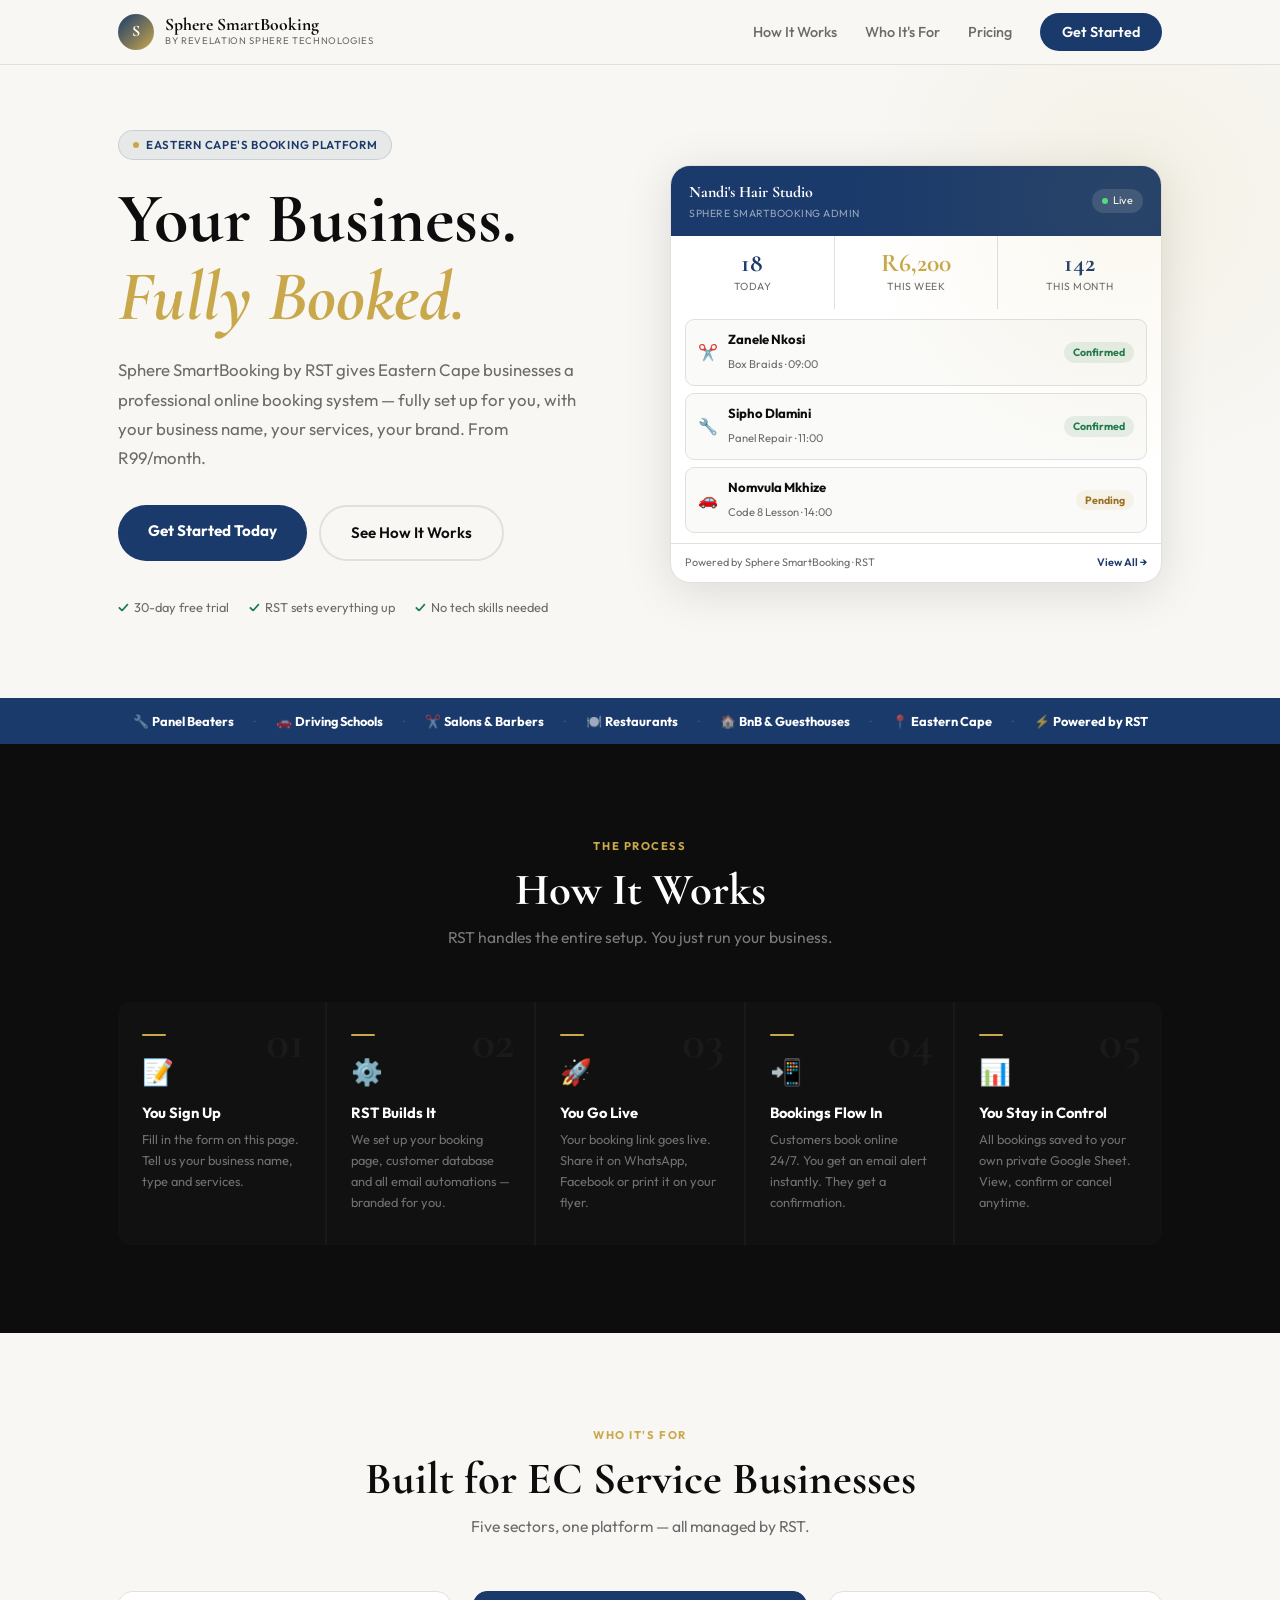
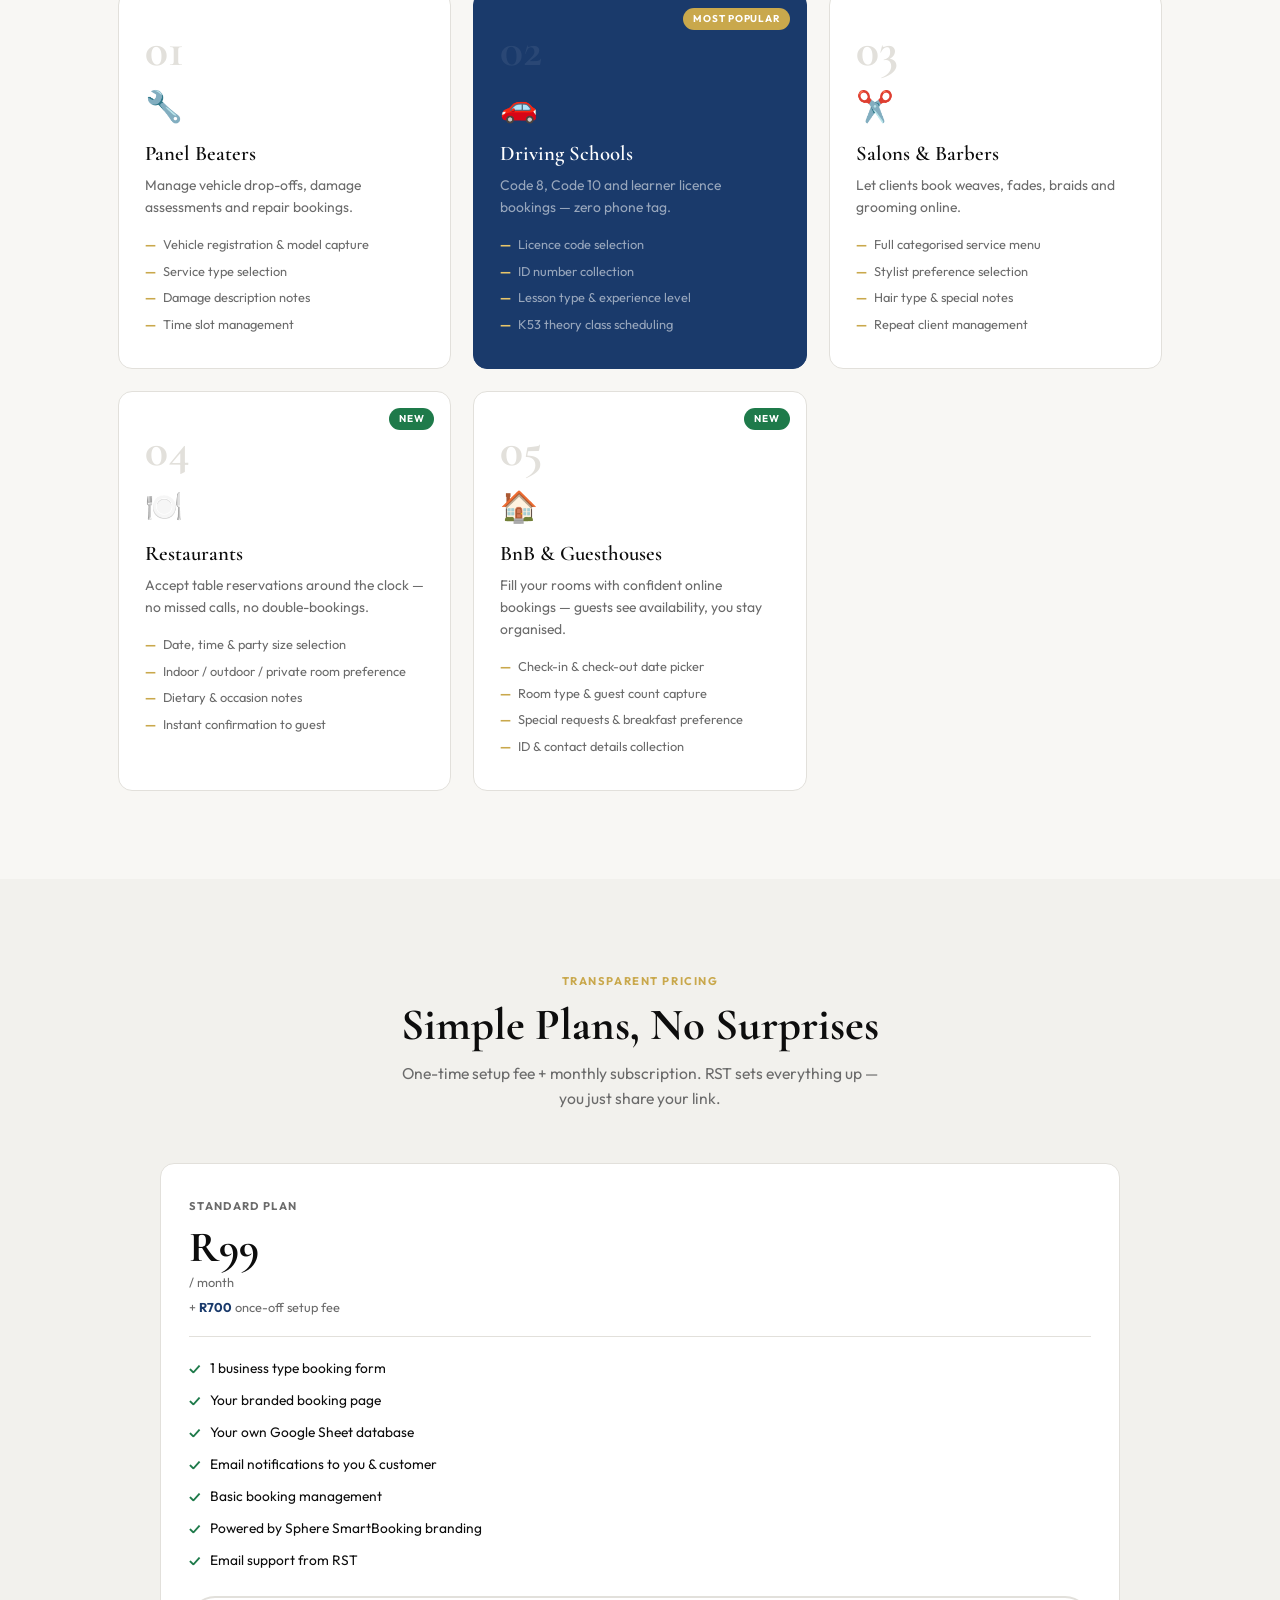
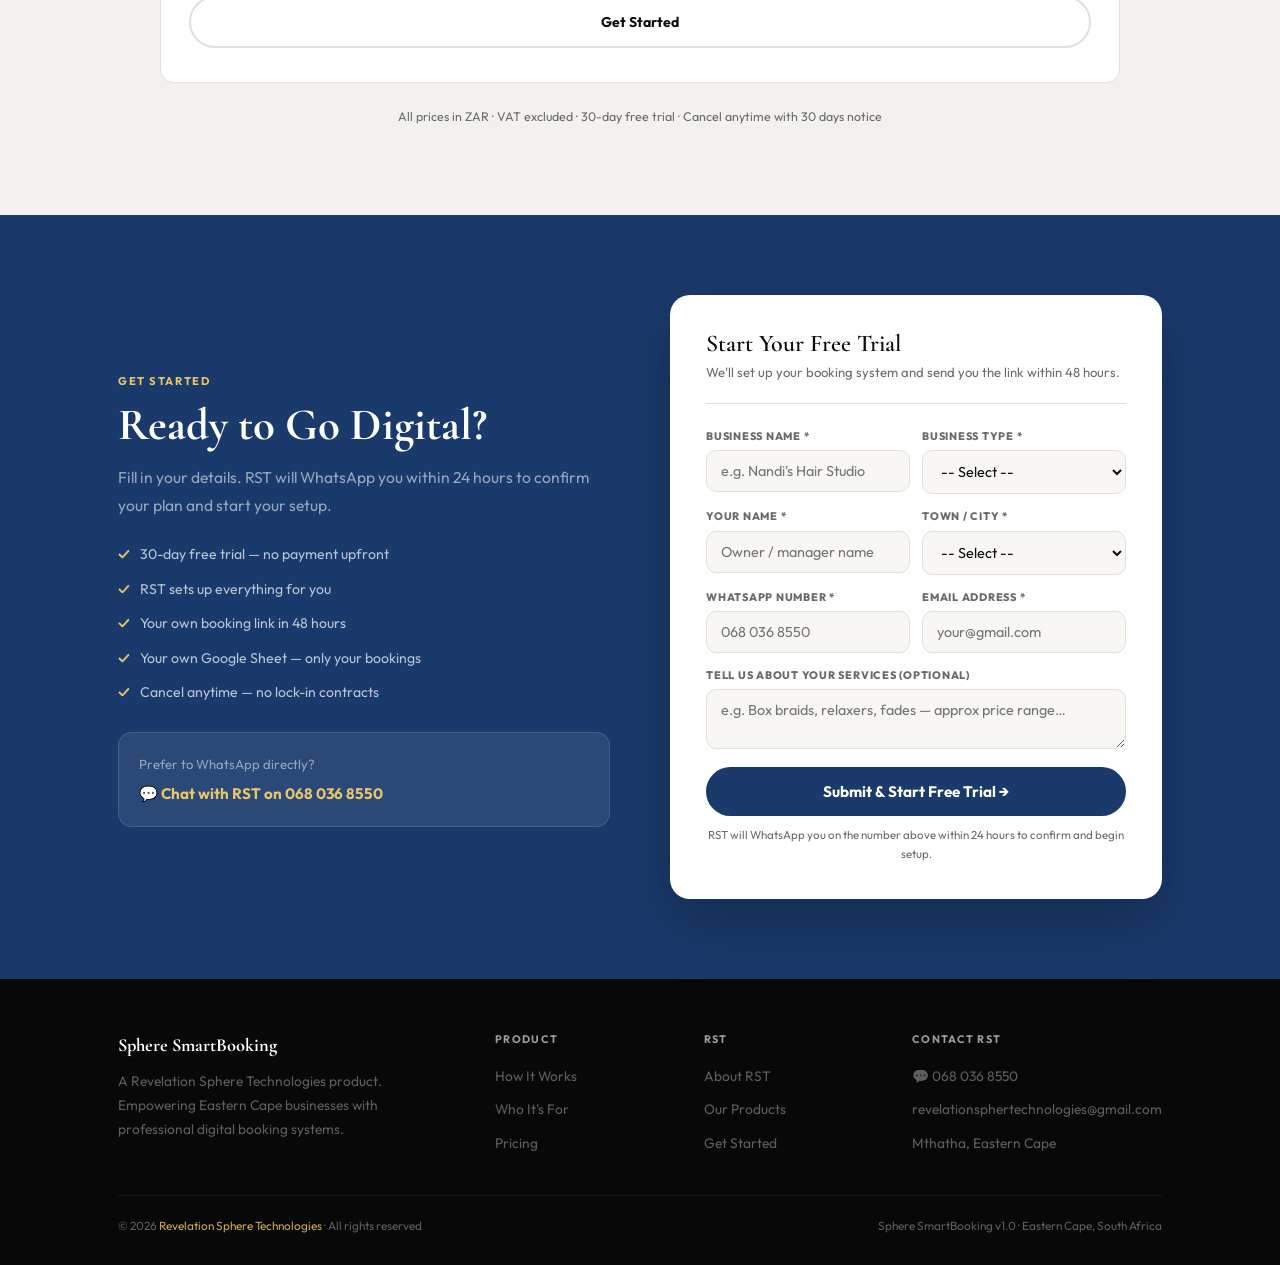
<file: index.html>
<!DOCTYPE html>
<html lang="en">
<head>
  <meta charset="UTF-8"/>
  <meta name="viewport" content="width=device-width, initial-scale=1.0"/>
  <meta name="google-site-verification" content="L9p1hthfFP7lBwlx-hRltvxr0QfSOlx97In5_vEVnrk" />
  <!-- ═══════════════════════════════════════════
       PRIMARY SEO
  ═══════════════════════════════════════════ -->
  <title>Sphere SmartBooking — Online Booking System for Eastern Cape Businesses | RST</title>
  <meta name="description" content="Sphere SmartBooking by Revelation Sphere Technologies. Professional online booking systems for panel beaters, driving schools, salons, barbers, restaurants and guesthouses in the Eastern Cape. Set up by RST from R99/month."/>
  <meta name="keywords" content="online booking system Eastern Cape, booking software Mthatha, panel beater booking, driving school booking, salon booking app, barber booking, restaurant reservations Eastern Cape, BnB booking system, Revelation Sphere Technologies, RST, Sphere SmartBooking, small business booking South Africa"/>
  <meta name="author" content="Revelation Sphere Technologies"/>
  <meta name="robots" content="index, follow"/>
  <link rel="canonical" href="https://spheresmartbooking.netlify.app/"/>

  <!-- ═══════════════════════════════════════════
       OPEN GRAPH (Facebook, WhatsApp, LinkedIn)
  ═══════════════════════════════════════════ -->
  <meta property="og:type" content="website"/>
  <meta property="og:url" content="https://spheresmartbooking.netlify.app/"/>
  <meta property="og:title" content="Sphere SmartBooking — Your Business. Fully Booked."/>
  <meta property="og:description" content="Eastern Cape's booking platform for panel beaters, driving schools, salons, restaurants & guesthouses. RST sets it all up for you. From R99/month."/>
  <meta property="og:image" content="https://spheresmartbooking.netlify.app/og-image.jpg"/>
  <meta property="og:image:width" content="1200"/>
  <meta property="og:image:height" content="630"/>
  <meta property="og:image:alt" content="Sphere SmartBooking — Online Booking System for Eastern Cape Businesses"/>
  <meta property="og:site_name" content="Sphere SmartBooking"/>
  <meta property="og:locale" content="en_ZA"/>

  <!-- ═══════════════════════════════════════════
       TWITTER / X CARD
  ═══════════════════════════════════════════ -->
  <meta name="twitter:card" content="summary_large_image"/>
  <meta name="twitter:title" content="Sphere SmartBooking — Your Business. Fully Booked."/>
  <meta name="twitter:description" content="Eastern Cape's booking platform for panel beaters, driving schools, salons, restaurants & guesthouses. From R99/month."/>
  <meta name="twitter:image" content="https://spheresmartbooking.netlify.app/og-image.jpg"/>

  <!-- ═══════════════════════════════════════════
       GEO / LOCAL SEO
  ═══════════════════════════════════════════ -->
  <meta name="geo.region" content="ZA-EC"/>
  <meta name="geo.placename" content="Mthatha, Eastern Cape, South Africa"/>
  <meta name="geo.position" content="-31.5892;28.7843"/>
  <meta name="ICBM" content="-31.5892, 28.7843"/>

  <!-- ═══════════════════════════════════════════
       STRUCTURED DATA — JSON-LD
  ═══════════════════════════════════════════ -->
  <script type="application/ld+json">
  {
    "@context": "https://schema.org",
    "@type": "SoftwareApplication",
    "name": "Sphere SmartBooking",
    "description": "Professional online booking system for Eastern Cape service businesses — panel beaters, driving schools, salons, barbers, restaurants and guesthouses. Set up and managed by Revelation Sphere Technologies.",
    "url": "https://spheresmartbooking.netlify.app/",
    "applicationCategory": "BusinessApplication",
    "operatingSystem": "Web",
    "offers": {
      "@type": "Offer",
      "price": "99",
      "priceCurrency": "ZAR",
      "priceSpecification": {
        "@type": "UnitPriceSpecification",
        "price": "99",
        "priceCurrency": "ZAR",
        "unitText": "month"
      }
    },
    "provider": {
      "@type": "LocalBusiness",
      "name": "Revelation Sphere Technologies",
      "url": "https://revelationspheretechnologies.netlify.app/",
      "telephone": "+27680368550",
      "email": "revelationsphertechnologies@gmail.com",
      "address": {
        "@type": "PostalAddress",
        "addressLocality": "Mthatha",
        "addressRegion": "Eastern Cape",
        "addressCountry": "ZA"
      },
      "areaServed": {
        "@type": "State",
        "name": "Eastern Cape"
      },
      "contactPoint": {
        "@type": "ContactPoint",
        "contactType": "customer support",
        "telephone": "+27680368550",
        "availableLanguage": ["English", "Xhosa"]
      }
    }
  }
  </script>

  <!-- ═══════════════════════════════════════════
       FAVICON (update paths once you have assets)
  ═══════════════════════════════════════════ -->
  <link rel="icon" type="image/png" href="/favicon.png"/>
  <link rel="apple-touch-icon" href="/apple-touch-icon.png"/>
  <meta name="theme-color" content="#1a3a6b"/>

  <link href="https://fonts.googleapis.com/css2?family=Cormorant+Garamond:ital,wght@0,600;0,700;1,600&family=Outfit:wght@300;400;500;600;700&display=swap" rel="stylesheet"/>
  <style>
    *,*::before,*::after{box-sizing:border-box;margin:0;padding:0}
    :root{
      --rst:#1a3a6b; --rst2:#0f2447;
      --gold:#c9a84c; --gold2:#e8c56a;
      --bg:#f8f7f4; --surface:#fff;
      --dark:#0d0d0d; --muted:#6b6b6b; --border:#e2e0db;
      --green:#1e7a4a; --red:#c0392b;
      --radius:14px;
      --shadow:0 2px 24px rgba(0,0,0,.07);
      --shadow-lg:0 8px 48px rgba(0,0,0,.12);
    }
    html{scroll-behavior:smooth}
    body{background:var(--bg);color:var(--dark);font-family:'Outfit',sans-serif;font-size:16px;line-height:1.6;overflow-x:hidden}
    .container{max-width:1100px;margin:0 auto;padding:0 28px}
    h1,h2,h3,h4{font-family:'Cormorant Garamond',serif;line-height:1.1}
    h1{font-size:clamp(2.8rem,5.5vw,5rem);font-weight:700}
    h2{font-size:clamp(1.9rem,3.5vw,3rem);font-weight:700}
    h3{font-size:1.3rem;font-weight:600}
    em{font-style:italic;color:var(--gold)}
    .hidden{display:none!important}
    .navbar{position:fixed;top:0;left:0;right:0;z-index:200;background:rgba(248,247,244,.93);backdrop-filter:blur(18px);border-bottom:1px solid var(--border)}
    .nav-inner{max-width:1100px;margin:0 auto;display:flex;align-items:center;justify-content:space-between;padding:14px 28px}
    .brand{display:flex;align-items:center;gap:11px;text-decoration:none}
    .brand-ball{width:36px;height:36px;border-radius:50%;background:linear-gradient(135deg,var(--rst),var(--gold));display:flex;align-items:center;justify-content:center;font-family:'Cormorant Garamond',serif;font-weight:700;font-size:1rem;color:#fff;flex-shrink:0}
    .brand-text{display:flex;flex-direction:column}
    .brand-name{font-family:'Cormorant Garamond',serif;font-size:1.1rem;font-weight:700;color:var(--dark);line-height:1}
    .brand-by{font-size:.6rem;color:var(--muted);letter-spacing:.07em;text-transform:uppercase}
    .nav-links{list-style:none;display:flex;align-items:center;gap:28px}
    .nav-links a{color:var(--muted);text-decoration:none;font-size:.9rem;font-weight:500;transition:color .2s}
    .nav-links a:hover{color:var(--rst)}
    .nav-cta{background:var(--rst)!important;color:#fff!important;padding:10px 22px;border-radius:50px;font-weight:600!important;transition:background .2s!important}
    .nav-cta:hover{background:var(--rst2)!important}
    .hamburger{display:none;background:none;border:none;cursor:pointer;flex-direction:column;gap:5px;padding:4px}
    .hamburger span{display:block;width:22px;height:2px;background:var(--dark);border-radius:2px}
    .mob-menu{display:none;flex-direction:column;padding:16px 28px;gap:14px;border-top:1px solid var(--border);background:var(--bg)}
    .mob-menu a{color:var(--muted);text-decoration:none;font-weight:500}
    .mob-menu.open{display:flex}
    .hero{padding:130px 0 80px;position:relative;overflow:hidden}
    .hero-glow{position:absolute;top:-100px;right:-150px;width:600px;height:600px;border-radius:50%;background:radial-gradient(circle,rgba(201,168,76,.09),transparent 65%);pointer-events:none}
    .hero-inner{display:grid;grid-template-columns:1fr 1fr;gap:60px;align-items:center}
    .eyebrow{display:inline-flex;align-items:center;gap:7px;background:rgba(26,58,107,.07);border:1px solid rgba(26,58,107,.15);color:var(--rst);padding:5px 14px;border-radius:50px;font-size:.72rem;font-weight:600;letter-spacing:.06em;text-transform:uppercase;margin-bottom:20px}
    .eyebrow::before{content:'';width:6px;height:6px;border-radius:50%;background:var(--gold)}
    .hero h1{margin-bottom:20px}
    .hero-desc{font-size:1.05rem;color:var(--muted);max-width:480px;margin-bottom:32px;line-height:1.75}
    .hero-btns{display:flex;gap:12px;flex-wrap:wrap;margin-bottom:36px}
    .btn-rst{background:var(--rst);color:#fff;padding:14px 30px;border-radius:50px;text-decoration:none;font-weight:700;font-size:.95rem;transition:all .2s;display:inline-block;border:none;cursor:pointer;font-family:'Outfit',sans-serif}
    .btn-rst:hover{background:var(--rst2);transform:translateY(-2px);box-shadow:0 6px 24px rgba(26,58,107,.25)}
    .btn-outline{border:2px solid var(--border);color:var(--dark);padding:14px 30px;border-radius:50px;text-decoration:none;font-weight:600;font-size:.95rem;transition:all .2s;display:inline-block}
    .btn-outline:hover{border-color:var(--rst);color:var(--rst)}
    .trust-row{display:flex;gap:20px;flex-wrap:wrap}
    .trust{font-size:.8rem;color:var(--muted);display:flex;align-items:center;gap:5px}
    .trust::before{content:'✓';color:var(--green);font-weight:700}
    .mock{background:var(--surface);border-radius:20px;box-shadow:var(--shadow-lg);overflow:hidden;border:1px solid var(--border)}
    .mock-top{background:var(--rst);padding:14px 18px;display:flex;align-items:center;justify-content:space-between}
    .mock-top-title{font-family:'Cormorant Garamond',serif;font-size:1rem;font-weight:700;color:#fff}
    .mock-top-sub{font-size:.65rem;color:rgba(255,255,255,.55);letter-spacing:.05em;text-transform:uppercase}
    .live-pip{display:flex;align-items:center;gap:5px;font-size:.68rem;background:rgba(255,255,255,.12);padding:3px 10px;border-radius:50px;color:#fff}
    .ldot{width:6px;height:6px;border-radius:50%;background:#4ade80;animation:pulse 1.8s infinite}
    @keyframes pulse{0%,100%{opacity:1}50%{opacity:.4}}
    .mock-kpis{display:grid;grid-template-columns:repeat(3,1fr);gap:1px;background:var(--border)}
    .mk{background:var(--surface);padding:14px;text-align:center}
    .mk-v{font-family:'Cormorant Garamond',serif;font-size:1.6rem;font-weight:700;color:var(--rst);line-height:1}
    .mk-v.gold{color:var(--gold)}
    .mk-l{font-size:.65rem;color:var(--muted);text-transform:uppercase;letter-spacing:.05em;margin-top:3px}
    .mock-rows{padding:10px 14px;display:flex;flex-direction:column;gap:7px}
    .mock-row{display:flex;align-items:center;gap:10px;background:#fafaf8;border:1px solid var(--border);border-radius:9px;padding:9px 12px}
    .mock-row-i{font-size:1rem}
    .mock-row-info{flex:1}
    .mock-row-info strong{font-size:.82rem;display:block}
    .mock-row-info span{font-size:.7rem;color:var(--muted)}
    .spill{padding:2px 9px;border-radius:50px;font-size:.66rem;font-weight:700}
    .spill.c{background:rgba(30,122,74,.1);color:var(--green)}
    .spill.p{background:rgba(201,168,76,.1);color:#9a7226}
    .mock-foot{padding:10px 14px;border-top:1px solid var(--border);font-size:.68rem;color:var(--muted);display:flex;justify-content:space-between}
    .mock-foot a{color:var(--rst);font-weight:600;text-decoration:none}
    .proof-bar{background:var(--rst);color:rgba(255,255,255,.6);padding:13px 28px}
    .proof-inner{max-width:1100px;margin:0 auto;display:flex;align-items:center;gap:20px;justify-content:center;flex-wrap:wrap;font-size:.8rem}
    .proof-inner strong{color:#fff}
    .psep{opacity:.3}
    .section{padding:88px 0}
    .sec-head{text-align:center;margin-bottom:52px}
    .sec-eyebrow{font-size:.7rem;font-weight:700;letter-spacing:.14em;text-transform:uppercase;color:var(--gold);display:inline-block;margin-bottom:10px}
    .sec-head p{color:var(--muted);max-width:500px;margin:10px auto 0;font-size:.98rem}
    .how-section{background:var(--dark)}
    .how-section h2{color:#fff}
    .how-section .sec-head p{color:rgba(255,255,255,.45)}
    .how-grid{display:grid;grid-template-columns:repeat(auto-fit,minmax(195px,1fr));gap:2px;background:rgba(255,255,255,.05);border-radius:var(--radius);overflow:hidden}
    .how-card{background:#111;padding:32px 24px;position:relative}
    .how-card::after{content:attr(data-n);position:absolute;top:16px;right:20px;font-family:'Cormorant Garamond',serif;font-size:3rem;font-weight:700;color:rgba(255,255,255,.04);line-height:1}
    .how-line{width:24px;height:2px;background:var(--gold);border-radius:2px;margin-bottom:16px}
    .how-icon{font-size:1.6rem;margin-bottom:12px}
    .how-card h4{font-family:'Outfit',sans-serif;font-size:.92rem;font-weight:700;color:#fff;margin-bottom:7px}
    .how-card p{font-size:.8rem;color:rgba(255,255,255,.4);line-height:1.65}
    .sectors-section{background:var(--bg)}
    .sectors-grid{display:grid;grid-template-columns:repeat(auto-fit,minmax(290px,1fr));gap:22px}
    .sc-card{background:var(--surface);border:1px solid var(--border);border-radius:var(--radius);padding:34px 26px;transition:all .25s;position:relative;overflow:hidden}
    .sc-card::after{content:'';position:absolute;bottom:0;left:0;right:0;height:3px;background:linear-gradient(90deg,var(--rst),var(--gold));transform:scaleX(0);transform-origin:left;transition:transform .3s}
    .sc-card:hover::after{transform:scaleX(1)}
    .sc-card:hover{box-shadow:var(--shadow-lg);transform:translateY(-4px)}
    .sc-num{font-family:'Cormorant Garamond',serif;font-size:3rem;font-weight:700;color:var(--border);line-height:1;margin-bottom:8px}
    .sc-emoji{font-size:1.9rem;margin-bottom:12px}
    .sc-card h3{margin-bottom:8px}
    .sc-card p{color:var(--muted);font-size:.87rem;margin-bottom:16px}
    .sc-card ul{list-style:none;display:flex;flex-direction:column;gap:6px}
    .sc-card li{font-size:.8rem;color:var(--muted);display:flex;align-items:center;gap:7px}
    .sc-card li::before{content:'—';color:var(--gold);font-weight:700;flex-shrink:0}
    .sc-card.feat{background:var(--rst);border-color:var(--rst)}
    .sc-card.feat h3,.sc-pop{color:#fff}
    .sc-card.feat p,.sc-card.feat li{color:rgba(255,255,255,.55)}
    .sc-card.feat .sc-num{color:rgba(255,255,255,.07)}
    .sc-card.feat li::before{color:var(--gold2)}
    .sc-pop{position:absolute;top:16px;right:16px;background:var(--gold);font-size:.62rem;font-weight:700;letter-spacing:.08em;text-transform:uppercase;padding:3px 10px;border-radius:50px}
    .sc-new{position:absolute;top:16px;right:16px;background:var(--green);color:#fff;font-size:.62rem;font-weight:700;letter-spacing:.08em;text-transform:uppercase;padding:3px 10px;border-radius:50px}
    .pricing-section{background:#f2f1ed}
    .pricing-grid{display:grid;grid-template-columns:repeat(auto-fit,minmax(275px,1fr));gap:22px;max-width:960px;margin:0 auto}
    .pc{background:var(--surface);border:1px solid var(--border);border-radius:var(--radius);padding:34px 28px;display:flex;flex-direction:column;transition:box-shadow .2s;position:relative}
    .pc:hover{box-shadow:var(--shadow-lg)}
    .pc.pop{background:var(--rst);border-color:var(--rst);transform:scale(1.03)}
    .pop-tag{position:absolute;top:-13px;left:50%;transform:translateX(-50%);background:var(--gold);color:#fff;font-size:.66rem;font-weight:700;letter-spacing:.1em;text-transform:uppercase;padding:4px 14px;border-radius:50px;white-space:nowrap}
    .pc-tier{font-size:.7rem;font-weight:700;letter-spacing:.12em;text-transform:uppercase;color:var(--muted);margin-bottom:10px}
    .pc.pop .pc-tier{color:rgba(255,255,255,.5)}
    .pc-amt{font-family:'Cormorant Garamond',serif;font-size:2.7rem;font-weight:700;color:var(--dark);line-height:1;margin-bottom:3px}
    .pc.pop .pc-amt{color:#fff}
    .pc-per{font-size:.8rem;color:var(--muted);margin-bottom:5px}
    .pc.pop .pc-per{color:rgba(255,255,255,.5)}
    .pc-setup{font-size:.8rem;color:var(--muted);margin-bottom:20px;padding-bottom:18px;border-bottom:1px solid var(--border)}
    .pc.pop .pc-setup{color:rgba(255,255,255,.5);border-bottom-color:rgba(255,255,255,.15)}
    .pc-setup strong{color:var(--rst)}
    .pc.pop .pc-setup strong{color:var(--gold2)}
    .pc-feats{list-style:none;display:flex;flex-direction:column;gap:9px;flex:1;margin-bottom:24px}
    .pc-feats li{font-size:.86rem;display:flex;gap:9px;align-items:flex-start}
    .pc-feats li::before{content:'✓';color:var(--green);font-weight:700;flex-shrink:0;margin-top:1px}
    .pc.pop .pc-feats li{color:rgba(255,255,255,.8)}
    .pc.pop .pc-feats li::before{color:var(--gold2)}
    .btn-pc{display:block;text-align:center;text-decoration:none;padding:13px;border-radius:50px;font-weight:700;font-size:.88rem;transition:all .2s;font-family:'Outfit',sans-serif;border:none;cursor:pointer}
    .btn-pc.solid{background:var(--rst);color:#fff}
    .btn-pc.solid:hover{background:var(--rst2)}
    .btn-pc.bdr{border:2px solid var(--border);color:var(--dark);background:transparent}
    .btn-pc.bdr:hover{border-color:var(--rst);color:var(--rst)}
    .btn-pc.gld{background:var(--gold);color:#fff}
    .btn-pc.gld:hover{background:var(--gold2)}
    .price-note{text-align:center;margin-top:24px;font-size:.78rem;color:var(--muted)}
    .signup-section{background:var(--rst);padding:80px 0}
    .signup-inner{display:grid;grid-template-columns:1fr 1fr;gap:60px;align-items:center}
    .signup-left h2{color:#fff;margin-bottom:14px}
    .signup-left p{color:rgba(255,255,255,.55);font-size:.98rem;margin-bottom:24px;line-height:1.75}
    .signup-perks{display:flex;flex-direction:column;gap:12px}
    .sp-item{display:flex;align-items:center;gap:10px;font-size:.88rem;color:rgba(255,255,255,.7)}
    .sp-item::before{content:'✓';color:var(--gold2);font-weight:700;flex-shrink:0}
    .dynamic-fields{display:none}
    .dynamic-fields.active{display:block}
    .signup-form-card{background:var(--surface);border-radius:20px;padding:36px;box-shadow:0 24px 60px rgba(0,0,0,.25)}
    .signup-form-card h3{font-size:1.5rem;margin-bottom:4px}
    .signup-form-card .sub{font-size:.82rem;color:var(--muted);margin-bottom:24px;padding-bottom:20px;border-bottom:1px solid var(--border)}
    .sfg{display:flex;flex-direction:column;gap:5px;margin-bottom:14px}
    .sfg label{font-size:.68rem;font-weight:800;letter-spacing:.07em;text-transform:uppercase;color:var(--muted)}
    .sfg input,.sfg select,.sfg textarea{background:var(--bg);border:1.5px solid var(--border);border-radius:10px;color:var(--dark);padding:11px 14px;font-family:'Outfit',sans-serif;font-size:.9rem;transition:border-color .2s;outline:none;width:100%}
    .sfg input:focus,.sfg select:focus,.sfg textarea:focus{border-color:var(--rst);box-shadow:0 0 0 3px rgba(26,58,107,.07)}
    .sfg select option{background:#fff}
    .sfg-row{display:grid;grid-template-columns:1fr 1fr;gap:12px}
    .btn-signup{width:100%;padding:15px;background:var(--rst);color:#fff;font-family:'Outfit',sans-serif;font-size:.95rem;font-weight:700;border:none;border-radius:50px;cursor:pointer;transition:all .2s;margin-top:4px}
    .btn-signup:hover{background:var(--rst2);transform:translateY(-1px);box-shadow:0 6px 20px rgba(26,58,107,.3)}
    .btn-signup:disabled{opacity:.6;cursor:not-allowed;transform:none}
    .signup-note{text-align:center;font-size:.72rem;color:var(--muted);margin-top:10px}
    .footer{background:#080808;color:rgba(255,255,255,.35);padding:52px 0 28px}
    .footer-grid{display:grid;grid-template-columns:2fr 1fr 1fr 1fr;gap:40px;margin-bottom:40px}
    .footer h5{color:rgba(255,255,255,.6);font-size:.68rem;font-weight:700;letter-spacing:.12em;text-transform:uppercase;margin-bottom:14px}
    .footer ul{list-style:none;display:flex;flex-direction:column;gap:8px}
    .footer ul a{color:rgba(255,255,255,.35);text-decoration:none;font-size:.86rem;transition:color .2s}
    .footer ul a:hover{color:var(--gold)}
    .footer p{font-size:.86rem;line-height:1.75}
    .f-logo{font-family:'Cormorant Garamond',serif;font-size:1.15rem;font-weight:700;color:#fff;margin-bottom:8px}
    .footer-bottom{border-top:1px solid rgba(255,255,255,.06);padding-top:20px;display:flex;justify-content:space-between;flex-wrap:wrap;gap:10px}
    .footer-bottom p{font-size:.74rem}
    .footer-bottom a{color:var(--gold);text-decoration:none}
    .modal-overlay{position:fixed;inset:0;z-index:1000;background:rgba(0,0,0,.65);display:flex;align-items:center;justify-content:center;backdrop-filter:blur(8px)}
    .modal-box{background:var(--surface);border-radius:24px;padding:44px 36px;max-width:420px;width:90%;text-align:center;box-shadow:0 24px 80px rgba(0,0,0,.25)}
    .modal-box h3{font-size:1.8rem;margin-bottom:12px}
    .modal-box p{color:var(--muted);font-size:.9rem;line-height:1.65;margin-bottom:8px}
    .modal-close-btn{margin-top:20px;padding:13px 28px;background:var(--rst);color:#fff;border:none;border-radius:50px;font-family:'Outfit',sans-serif;font-weight:700;font-size:.9rem;cursor:pointer;transition:background .2s}
    .modal-close-btn:hover{background:var(--rst2)}
    @media(max-width:900px){
      .hero-inner,.signup-inner{grid-template-columns:1fr}
      .mock{display:none}
      .nav-links{display:none}
      .hamburger{display:flex}
      .footer-grid{grid-template-columns:1fr 1fr}
    }
    @media(max-width:560px){
      .footer-grid{grid-template-columns:1fr}
      .pc.pop{transform:none}
      .sfg-row{grid-template-columns:1fr}
    }
    .reveal{opacity:0;transform:translateY(20px);transition:opacity .6s ease,transform .6s ease}
    .reveal.in{opacity:1;transform:none}
  </style>
</head>
<body>
  <form name="ssb-new-client-signup" data-netlify="true" hidden>
  <input type="text" name="business_name"/>
  <input type="text" name="business_type"/>
  <input type="text" name="owner_name"/>
  <input type="text" name="town"/>
  <input type="tel" name="phone"/>
  <input type="email" name="email"/>
  <input type="text" name="services_info"/>
  <input type="text" name="restaurant_covers"/>
  <input type="text" name="restaurant_seating"/>
  <input type="text" name="restaurant_slot"/>
  <input type="number" name="bnb_rooms"/>
  <input type="text" name="bnb_room_types"/>
  <input type="text" name="bnb_breakfast"/>
</form>

<nav class="navbar">
  <div class="nav-inner">
    <a href="#" class="brand">
      <div class="brand-ball">S</div>
      <div class="brand-text">
        <span class="brand-name">Sphere SmartBooking</span>
        <span class="brand-by">by Revelation Sphere Technologies</span>
      </div>
    </a>
    <ul class="nav-links">
      <li><a href="#how">How It Works</a></li>
      <li><a href="#sectors">Who It's For</a></li>
      <li><a href="#pricing">Pricing</a></li>
      <li><a href="#signup" class="nav-cta">Get Started</a></li>
    </ul>
    <button class="hamburger" onclick="toggleMenu()"><span></span><span></span><span></span></button>
  </div>
  <div class="mob-menu" id="mobMenu">
    <a href="#how">How It Works</a>
    <a href="#sectors">Who It's For</a>
    <a href="#pricing">Pricing</a>
    <a href="#signup">Get Started</a>
  </div>
</nav>

<section class="hero">
  <div class="hero-glow"></div>
  <div class="container">
    <div class="hero-inner">
      <div class="reveal">
        <div class="eyebrow">Eastern Cape's Booking Platform</div>
        <h1>Your Business.<br/><em>Fully Booked.</em></h1>
        <p class="hero-desc">Sphere SmartBooking by RST gives Eastern Cape businesses a professional online booking system — fully set up for you, with your business name, your services, your brand. From R99/month.</p>
        <div class="hero-btns">
          <a href="#signup" class="btn-rst">Get Started Today</a>
          <a href="#how" class="btn-outline">See How It Works</a>
        </div>
        <div class="trust-row">
          <div class="trust">30-day free trial</div>
          <div class="trust">RST sets everything up</div>
          <div class="trust">No tech skills needed</div>
        </div>
      </div>
      <div class="reveal">
        <div class="mock">
          <div class="mock-top">
            <div><div class="mock-top-title">Nandi's Hair Studio</div><div class="mock-top-sub">Sphere SmartBooking Admin</div></div>
            <div class="live-pip"><span class="ldot"></span>Live</div>
          </div>
          <div class="mock-kpis">
            <div class="mk"><div class="mk-v">18</div><div class="mk-l">Today</div></div>
            <div class="mk"><div class="mk-v gold">R6,200</div><div class="mk-l">This Week</div></div>
            <div class="mk"><div class="mk-v">142</div><div class="mk-l">This Month</div></div>
          </div>
          <div class="mock-rows">
            <div class="mock-row"><span class="mock-row-i">✂️</span><div class="mock-row-info"><strong>Zanele Nkosi</strong><span>Box Braids · 09:00</span></div><span class="spill c">Confirmed</span></div>
            <div class="mock-row"><span class="mock-row-i">🔧</span><div class="mock-row-info"><strong>Sipho Dlamini</strong><span>Panel Repair · 11:00</span></div><span class="spill c">Confirmed</span></div>
            <div class="mock-row"><span class="mock-row-i">🚗</span><div class="mock-row-info"><strong>Nomvula Mkhize</strong><span>Code 8 Lesson · 14:00</span></div><span class="spill p">Pending</span></div>
          </div>
          <div class="mock-foot"><span>Powered by Sphere SmartBooking · RST</span><a href="#">View All →</a></div>
        </div>
      </div>
    </div>
  </div>
</section>

<div class="proof-bar">
  <div class="proof-inner">
    <span>🔧 <strong>Panel Beaters</strong></span><span class="psep">·</span>
    <span>🚗 <strong>Driving Schools</strong></span><span class="psep">·</span>
    <span>✂️ <strong>Salons & Barbers</strong></span><span class="psep">·</span>
    <span>🍽️ <strong>Restaurants</strong></span><span class="psep">·</span>
    <span>🏠 <strong>BnB & Guesthouses</strong></span><span class="psep">·</span>
    <span>📍 <strong>Eastern Cape</strong></span><span class="psep">·</span>
    <span>⚡ <strong>Powered by RST</strong></span>
  </div>
</div>

<section id="how" class="section how-section">
  <div class="container">
    <div class="sec-head">
      <div class="sec-eyebrow">The Process</div>
      <h2 style="color:#fff">How It Works</h2>
      <p>RST handles the entire setup. You just run your business.</p>
    </div>
    <div class="how-grid reveal">
      <div class="how-card" data-n="01"><div class="how-line"></div><div class="how-icon">📝</div><h4>You Sign Up</h4><p>Fill in the form on this page. Tell us your business name, type and services.</p></div>
      <div class="how-card" data-n="02"><div class="how-line"></div><div class="how-icon">⚙️</div><h4>RST Builds It</h4><p>We set up your booking page, customer database and all email automations — branded for you.</p></div>
      <div class="how-card" data-n="03"><div class="how-line"></div><div class="how-icon">🚀</div><h4>You Go Live</h4><p>Your booking link goes live. Share it on WhatsApp, Facebook or print it on your flyer.</p></div>
      <div class="how-card" data-n="04"><div class="how-line"></div><div class="how-icon">📲</div><h4>Bookings Flow In</h4><p>Customers book online 24/7. You get an email alert instantly. They get a confirmation.</p></div>
      <div class="how-card" data-n="05"><div class="how-line"></div><div class="how-icon">📊</div><h4>You Stay in Control</h4><p>All bookings saved to your own private Google Sheet. View, confirm or cancel anytime.</p></div>
    </div>
  </div>
</section>

<section id="sectors" class="section sectors-section">
  <div class="container">
    <div class="sec-head">
      <div class="sec-eyebrow">Who It's For</div>
      <h2>Built for EC Service Businesses</h2>
      <p>Five sectors, one platform — all managed by RST.</p>
    </div>
    <div class="sectors-grid reveal">
      <div class="sc-card">
        <div class="sc-num">01</div><div class="sc-emoji">🔧</div>
        <h3>Panel Beaters</h3>
        <p>Manage vehicle drop-offs, damage assessments and repair bookings.</p>
        <ul>
          <li>Vehicle registration & model capture</li>
          <li>Service type selection</li>
          <li>Damage description notes</li>
          <li>Time slot management</li>
        </ul>
      </div>
      <div class="sc-card feat">
        <div class="sc-pop">Most Popular</div>
        <div class="sc-num">02</div><div class="sc-emoji">🚗</div>
        <h3>Driving Schools</h3>
        <p>Code 8, Code 10 and learner licence bookings — zero phone tag.</p>
        <ul>
          <li>Licence code selection</li>
          <li>ID number collection</li>
          <li>Lesson type & experience level</li>
          <li>K53 theory class scheduling</li>
        </ul>
      </div>
      <div class="sc-card">
        <div class="sc-num">03</div><div class="sc-emoji">✂️</div>
        <h3>Salons & Barbers</h3>
        <p>Let clients book weaves, fades, braids and grooming online.</p>
        <ul>
          <li>Full categorised service menu</li>
          <li>Stylist preference selection</li>
          <li>Hair type & special notes</li>
          <li>Repeat client management</li>
        </ul>
      </div>
      <div class="sc-card">
        <div class="sc-new">New</div>
        <div class="sc-num">04</div><div class="sc-emoji">🍽️</div>
        <h3>Restaurants</h3>
        <p>Accept table reservations around the clock — no missed calls, no double-bookings.</p>
        <ul>
          <li>Date, time & party size selection</li>
          <li>Indoor / outdoor / private room preference</li>
          <li>Dietary & occasion notes</li>
          <li>Instant confirmation to guest</li>
        </ul>
      </div>
      <div class="sc-card">
        <div class="sc-new">New</div>
        <div class="sc-num">05</div><div class="sc-emoji">🏠</div>
        <h3>BnB & Guesthouses</h3>
        <p>Fill your rooms with confident online bookings — guests see availability, you stay organised.</p>
        <ul>
          <li>Check-in & check-out date picker</li>
          <li>Room type & guest count capture</li>
          <li>Special requests & breakfast preference</li>
          <li>ID & contact details collection</li>
        </ul>
      </div>
    </div>
  </div>
</section>

<section id="pricing" class="section pricing-section">
  <div class="container">
    <div class="sec-head">
      <div class="sec-eyebrow">Transparent Pricing</div>
      <h2>Simple Plans, No Surprises</h2>
      <p>One-time setup fee + monthly subscription. RST sets everything up — you just share your link.</p>
    </div>
    <div class="pricing-grid reveal">
      <div class="pc">
        <div class="pc-tier">Standard Plan</div>
        <div class="pc-amt">R99</div>
        <div class="pc-per">/ month</div>
        <div class="pc-setup">+ <strong>R700</strong> once-off setup fee</div>
        <ul class="pc-feats">
          <li>1 business type booking form</li>
          <li>Your branded booking page</li>
          <li>Your own Google Sheet database</li>
          <li>Email notifications to you & customer</li>
          <li>Basic booking management</li>
          <li>Powered by Sphere SmartBooking branding</li>
          <li>Email support from RST</li>
        </ul>
        <a href="#signup" class="btn-pc bdr">Get Started</a>
      </div>
    </div>
    <p class="price-note">All prices in ZAR · VAT excluded · 30-day free trial · Cancel anytime with 30 days notice</p>
  </div>
</section>

<section id="signup" class="signup-section">
  <div class="container">
    <div class="signup-inner">
      <div class="signup-left reveal">
        <div class="sec-eyebrow" style="color:var(--gold2)">Get Started</div>
        <h2>Ready to Go Digital?</h2>
        <p>Fill in your details. RST will WhatsApp you within 24 hours to confirm your plan and start your setup.</p>
        <div class="signup-perks">
          <div class="sp-item">30-day free trial — no payment upfront</div>
          <div class="sp-item">RST sets up everything for you</div>
          <div class="sp-item">Your own booking link in 48 hours</div>
          <div class="sp-item">Your own Google Sheet — only your bookings</div>
          <div class="sp-item">Cancel anytime — no lock-in contracts</div>
        </div>
        <div style="margin-top:28px;padding:20px;background:rgba(255,255,255,.08);border:1px solid rgba(255,255,255,.12);border-radius:var(--radius)">
          <p style="color:rgba(255,255,255,.5);font-size:.82rem;margin-bottom:6px">Prefer to WhatsApp directly?</p>
          <a href="https://wa.me/27680368550?text=Hi%20RST%2C%20I%20want%20Sphere%20SmartBooking%20for%20my%20business"
             style="color:var(--gold2);font-weight:700;font-size:.95rem;text-decoration:none;display:flex;align-items:center;gap:8px"
             target="_blank">
            💬 Chat with RST on 068 036 8550
          </a>
        </div>
      </div>

      <div class="signup-form-card reveal">
        <h3>Start Your Free Trial</h3>
        <p class="sub">We'll set up your booking system and send you the link within 48 hours.</p>
        <form id="signupForm" name="ssb-new-client-signup" method="POST" data-netlify="true" netlify-honeypot="bot-field">
          <input type="hidden" name="form-name" value="ssb-new-client-signup"/>
          <p class="hidden"><label>Skip: <input name="bot-field"/></label></p>
          <div class="sfg-row">
            <div class="sfg">
              <label>Business Name *</label>
              <input type="text" name="business_name" placeholder="e.g. Nandi's Hair Studio" required/>
            </div>
            <div class="sfg">
              <label>Business Type *</label>
              <select name="business_type" id="businessTypeSelect" required>
                <option value="">-- Select --</option>
                <option value="Salon & Barber">Salon &amp; Barber</option>
                <option value="Panel Beater">Panel Beater</option>
                <option value="Driving School">Driving School</option>
                <option value="Restaurant">Restaurant</option>
                <option value="BnB & Guesthouse">BnB &amp; Guesthouse</option>
                <option value="Other">Other</option>
              </select>
            </div>
          </div>
          <div class="dynamic-fields" id="fields-restaurant">
            <div class="sfg-row">
              <div class="sfg">
                <label>No. of Tables / Covers</label>
                <input type="text" name="restaurant_covers" placeholder="e.g. 12 tables / 60 seats"/>
              </div>
              <div class="sfg">
                <label>Seating Areas</label>
                <select name="restaurant_seating">
                  <option value="">-- Select --</option>
                  <option>Indoor only</option>
                  <option>Outdoor only</option>
                  <option>Indoor &amp; Outdoor</option>
                  <option>Private rooms available</option>
                </select>
              </div>
            </div>
            <div class="sfg">
              <label>Booking Slot Duration</label>
              <select name="restaurant_slot">
                <option value="">-- Select --</option>
                <option>45 minutes</option>
                <option>1 hour</option>
                <option>1.5 hours</option>
                <option>2 hours</option>
              </select>
            </div>
          </div>
          <div class="dynamic-fields" id="fields-bnb">
            <div class="sfg-row">
              <div class="sfg">
                <label>No. of Rooms</label>
                <input type="number" name="bnb_rooms" placeholder="e.g. 6" min="1"/>
              </div>
              <div class="sfg">
                <label>Room Types Available</label>
                <select name="bnb_room_types">
                  <option value="">-- Select --</option>
                  <option>Single only</option>
                  <option>Double / Twin</option>
                  <option>Mixed (single, double, family)</option>
                  <option>Ensuite / Self-catering units</option>
                </select>
              </div>
            </div>
            <div class="sfg">
              <label>Breakfast Offered?</label>
              <select name="bnb_breakfast">
                <option value="">-- Select --</option>
                <option>Yes — included</option>
                <option>Yes — optional add-on</option>
                <option>No breakfast</option>
              </select>
            </div>
          </div>
          <div class="sfg-row">
            <div class="sfg">
              <label>Your Name *</label>
              <input type="text" name="owner_name" placeholder="Owner / manager name" required/>
            </div>
            <div class="sfg">
              <label>Town / City *</label>
              <select name="town" required>
                <option value="">-- Select --</option>
                <option>Mthatha</option>
                <option>East London</option>
                <option>Port Elizabeth (Gqeberha)</option>
                <option>King William's Town</option>
                <option>Queenstown</option>
                <option>Butterworth</option>
                <option>Komani</option>
                <option>Aliwal North</option>
                <option>Other EC Town</option>
              </select>
            </div>
          </div>
          <div class="sfg-row">
            <div class="sfg">
              <label>WhatsApp Number *</label>
              <input type="tel" name="phone" placeholder="068 036 8550" required/>
            </div>
            <div class="sfg">
              <label>Email Address *</label>
              <input type="email" name="email" placeholder="your@gmail.com" required/>
            </div>
          </div>
          <div class="sfg">
            <label>Tell us about your services (optional)</label>
            <textarea name="services_info" rows="2" placeholder="e.g. Box braids, relaxers, fades — approx price range…"></textarea>
          </div>
          <button type="submit" class="btn-signup" id="signupBtn">Submit &amp; Start Free Trial →</button>
          <p class="signup-note">RST will WhatsApp you on the number above within 24 hours to confirm and begin setup.</p>
        </form>
      </div>
    </div>
  </div>
</section>

<footer class="footer">
  <div class="container">
    <div class="footer-grid">
      <div>
        <div class="f-logo">Sphere SmartBooking</div>
        <p>A Revelation Sphere Technologies product. Empowering Eastern Cape businesses with professional digital booking systems.</p>
      </div>
      <div>
        <h5>Product</h5>
        <ul>
          <li><a href="#how">How It Works</a></li>
          <li><a href="#sectors">Who It's For</a></li>
          <li><a href="#pricing">Pricing</a></li>
        </ul>
      </div>
      <div>
        <h5>RST</h5>
        <ul>
          <li><a href="about.html">About RST</a></li>
          <li><a href="#">Our Products</a></li>
          <li><a href="#signup">Get Started</a></li>
        </ul>
      </div>
      <div>
        <h5>Contact RST</h5>
        <ul>
          <li><a href="https://wa.me/27680368550">💬 068 036 8550</a></li>
          <li><a href="mailto:revelationsphertechnologies@gmail.com">revelationsphertechnologies@gmail.com</a></li>
          <li><a href="#">Mthatha, Eastern Cape</a></li>
        </ul>
      </div>
    </div>
    <div class="footer-bottom">
      <p>© 2026 <a href="https://revelationspheretechnologies.netlify.app/">Revelation Sphere Technologies</a> · All rights reserved</p>
      <p>Sphere SmartBooking v1.0 · Eastern Cape, South Africa</p>
    </div>
  </div>
</footer>

<div id="signupModal" class="modal-overlay" style="display:none">
  <div class="modal-box">
    <div style="font-size:3rem;margin-bottom:14px">🎉</div>
    <h3>You're Signed Up!</h3>
    <p>Thank you! The RST team will WhatsApp you within <strong>24 hours</strong> to confirm your plan and kick off your setup.</p>
    <p>Your booking link will be live within <strong>48 hours</strong>.</p>
    <button class="modal-close-btn" onclick="document.getElementById('signupModal').style.display='none'">Close ✓</button>
  </div>
</div>

<script>
function toggleMenu(){ document.getElementById('mobMenu').classList.toggle('open'); }
document.getElementById('businessTypeSelect').addEventListener('change', function(){
  const val = this.value;
  document.querySelectorAll('.dynamic-fields').forEach(el => el.classList.remove('active'));
  if(val === 'Restaurant') document.getElementById('fields-restaurant').classList.add('active');
  if(val === 'BnB & Guesthouse') document.getElementById('fields-bnb').classList.add('active');
});
document.getElementById('signupForm').addEventListener('submit', function(e){
  e.preventDefault();
  const btn = document.getElementById('signupBtn');
  btn.textContent = 'Submitting…'; btn.disabled = true;
  fetch('/', {
    method:'POST',
    headers:{'Content-Type':'application/x-www-form-urlencoded'},
    body: new URLSearchParams(new FormData(this)).toString()
  })
  .then(()=>{ document.getElementById('signupModal').style.display='flex'; this.reset(); document.querySelectorAll('.dynamic-fields').forEach(el=>el.classList.remove('active')); btn.textContent='Submit & Start Free Trial →'; btn.disabled=false; })
  .catch(()=>{ document.getElementById('signupModal').style.display='flex'; this.reset(); document.querySelectorAll('.dynamic-fields').forEach(el=>el.classList.remove('active')); btn.textContent='Submit & Start Free Trial →'; btn.disabled=false; });
});
document.getElementById('signupModal').addEventListener('click',function(e){if(e.target===this)this.style.display='none';});
const obs = new IntersectionObserver(es=>es.forEach(e=>{if(e.isIntersecting)e.target.classList.add('in')}),{threshold:.08});
document.querySelectorAll('.reveal').forEach(r=>obs.observe(r));
</script>
</body>
</html>
</file>
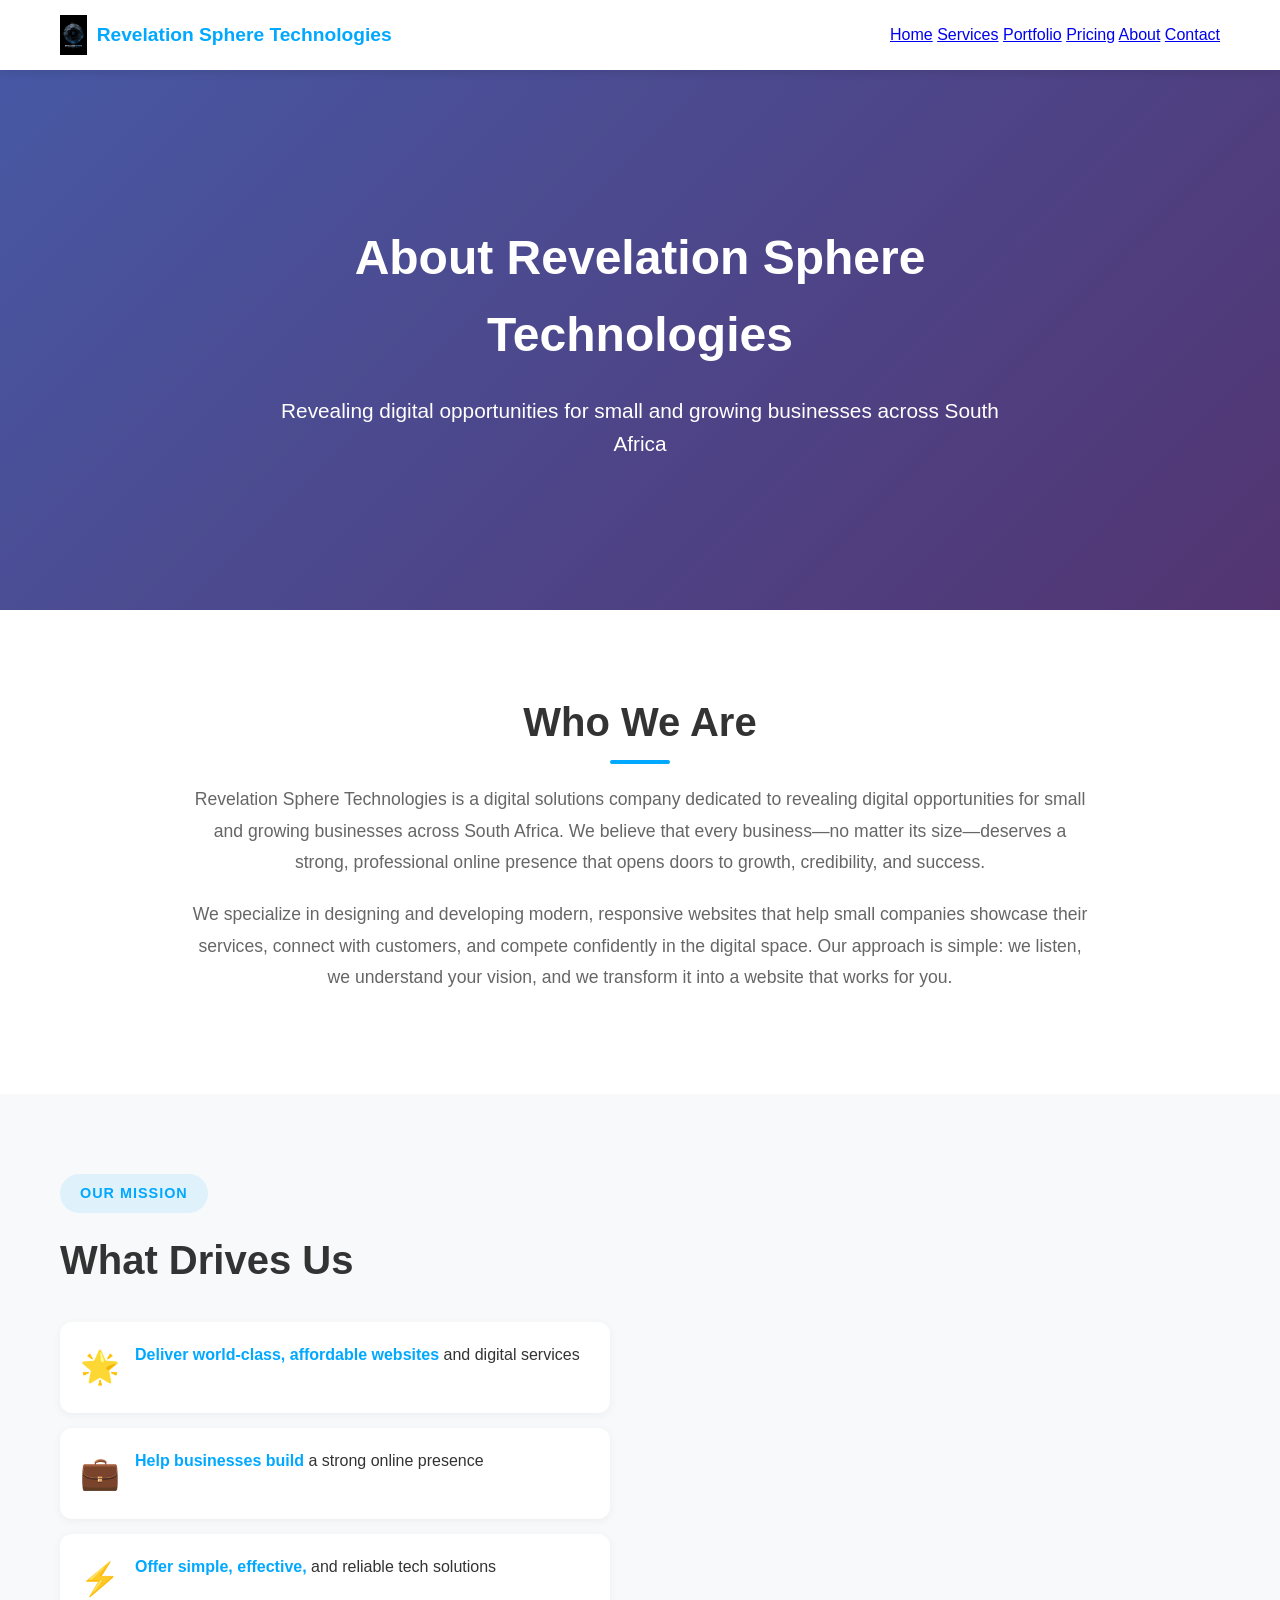
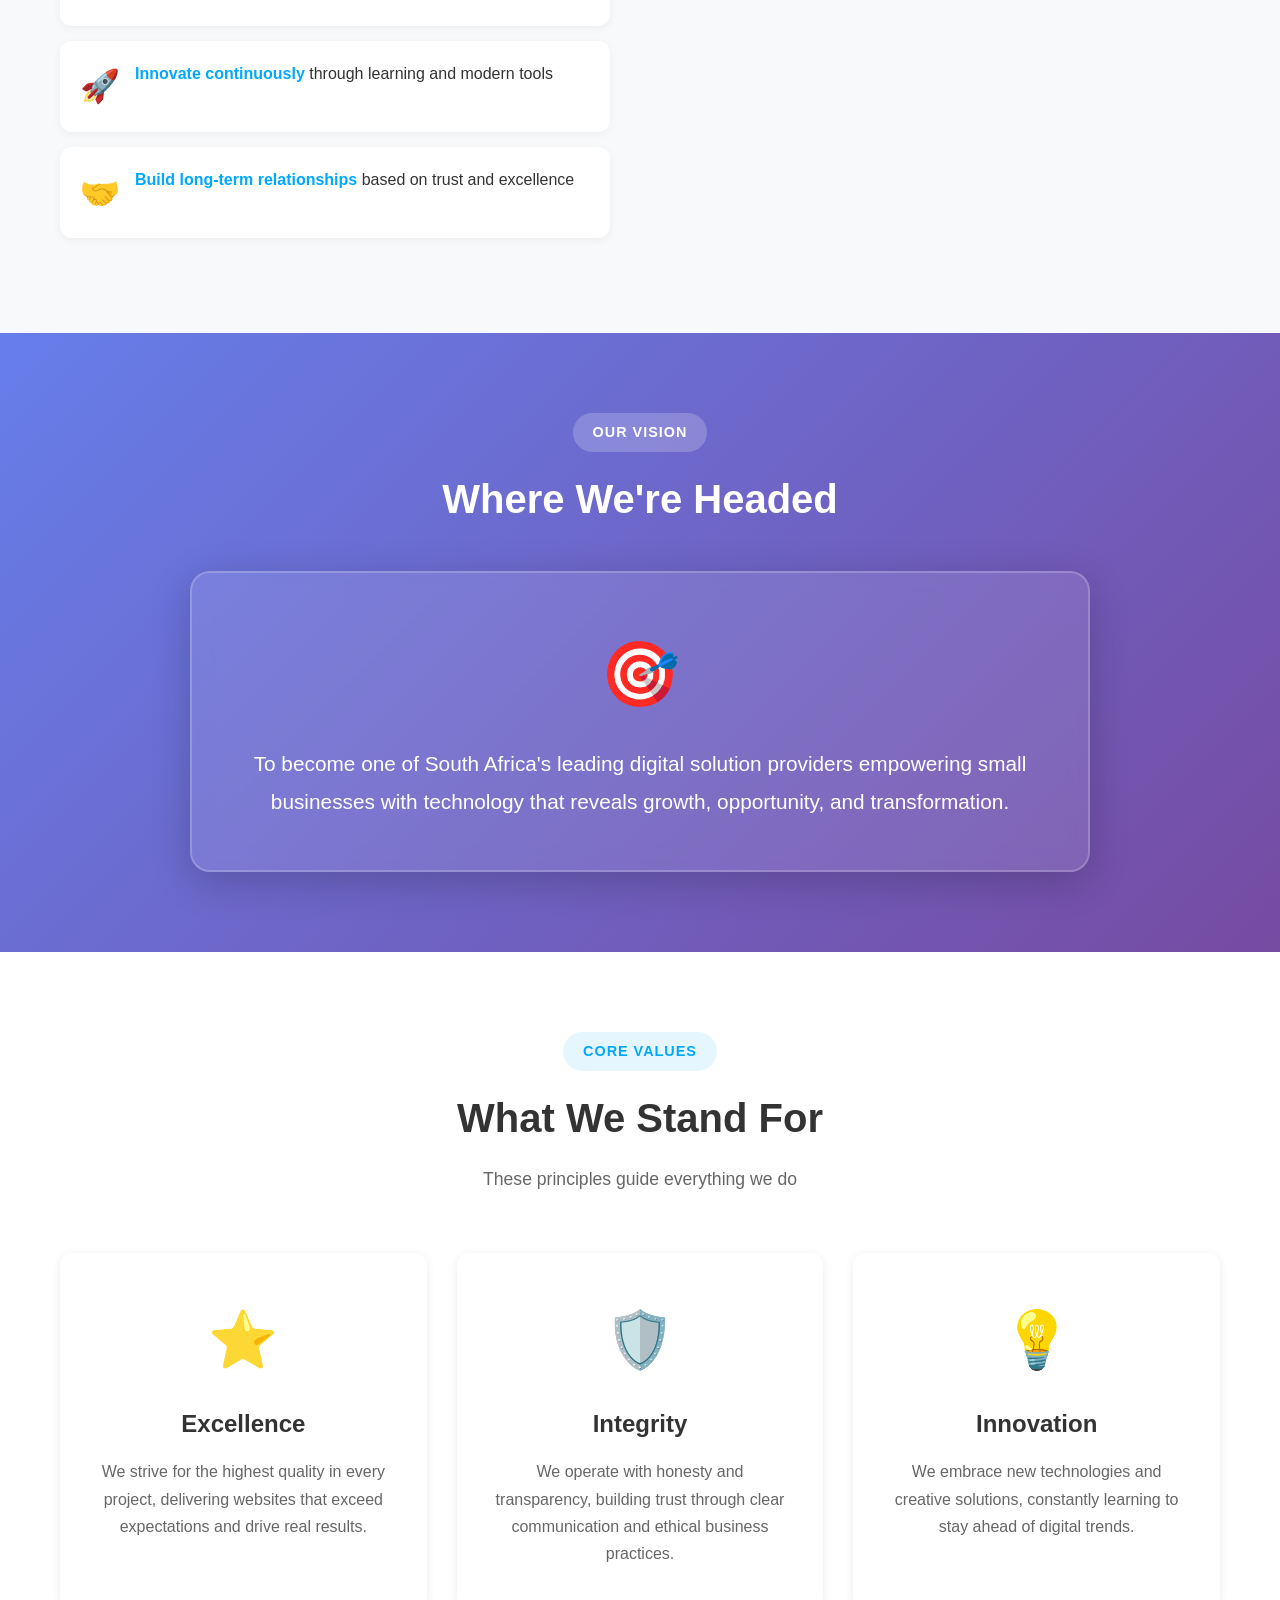
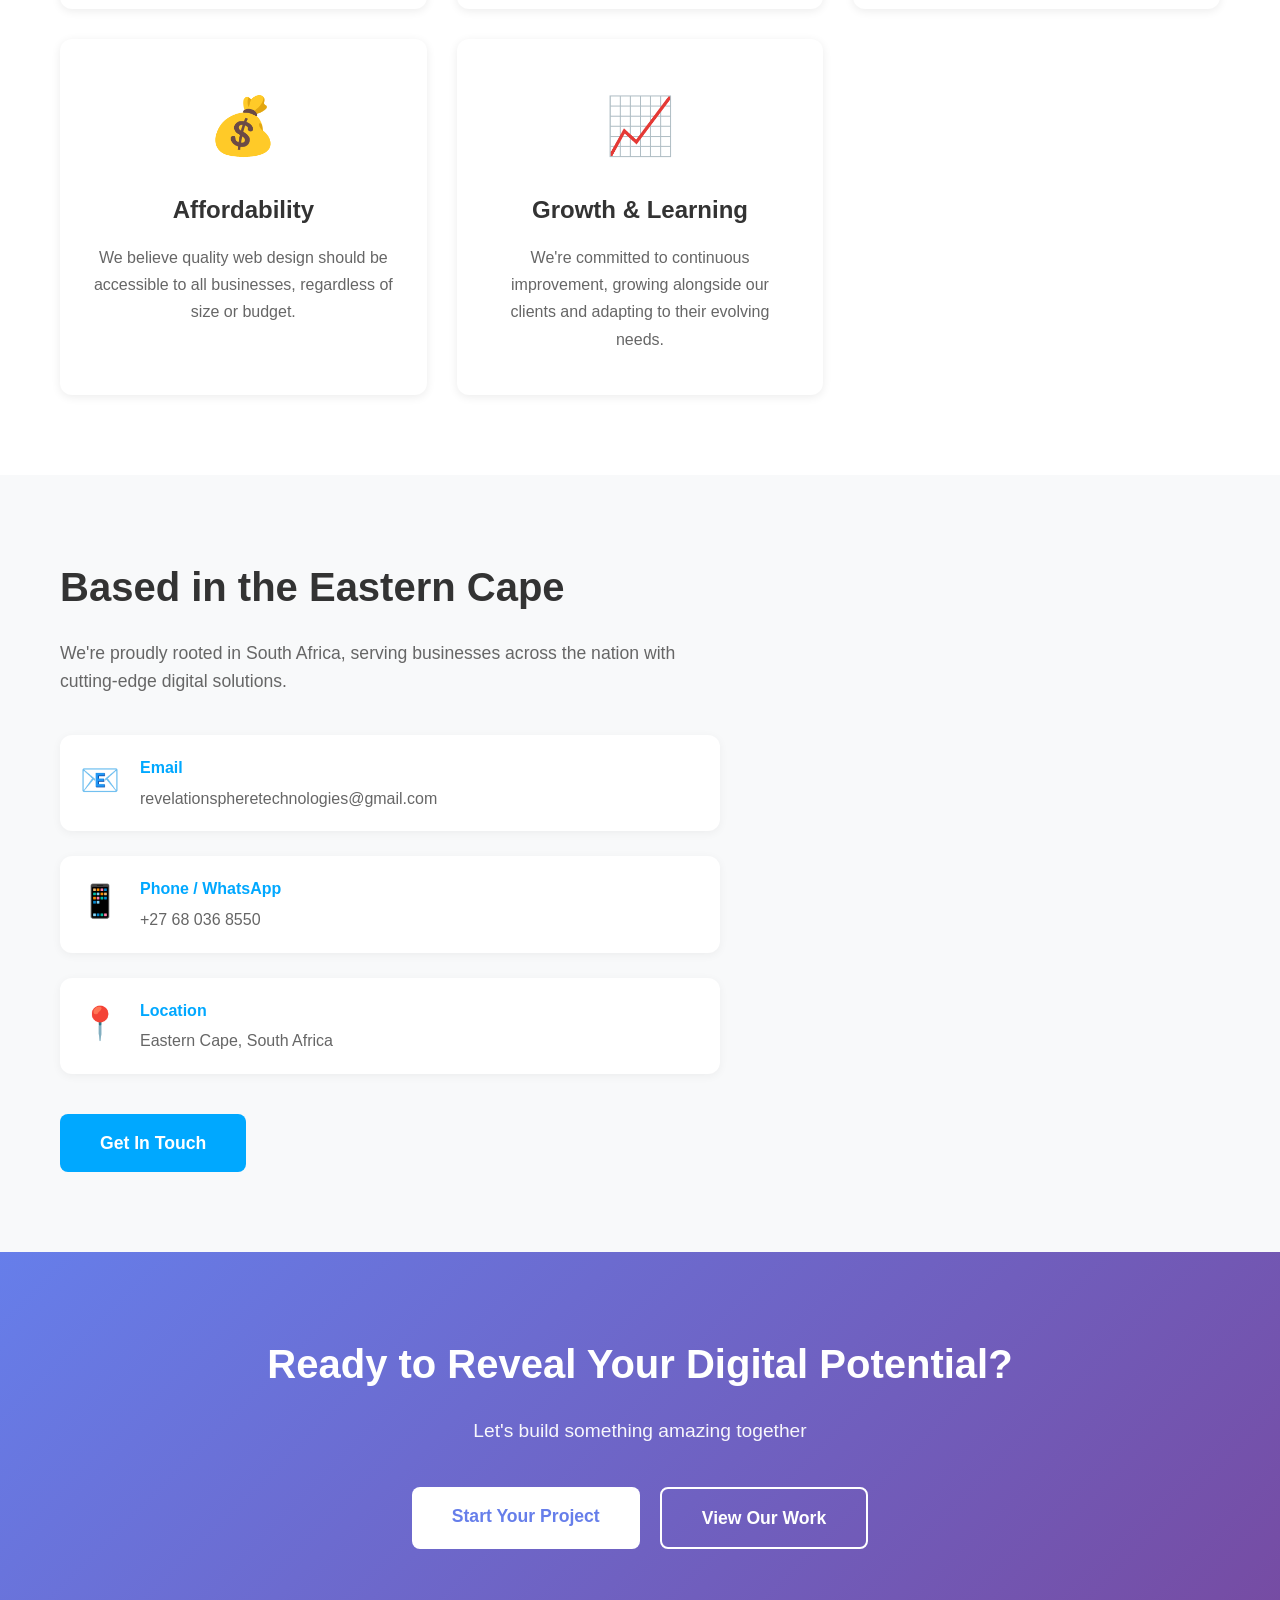
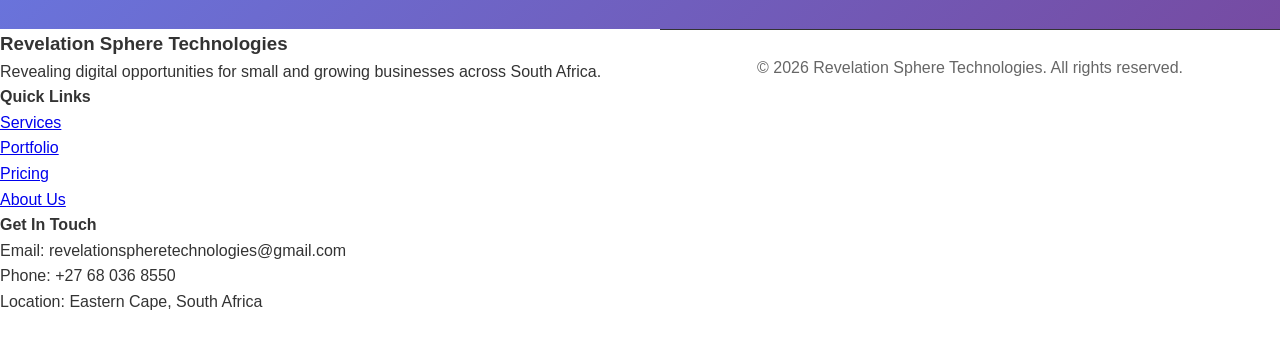
<file: about.html>
<!DOCTYPE html>
<html lang="en">
<head>
    <meta charset="UTF-8">
    <meta name="viewport" content="width=device-width, initial-scale=1.0">
    <title>About Us - Revelation Sphere Technologies</title>
    <link rel="stylesheet" href="about.css">
    <!-- Link to your main stylesheet if you have global styles -->
    <!-- <link rel="stylesheet" href="style.css"> -->
</head>
<body>
    <!-- NAVBAR - Copy your existing navbar here -->
    <nav class="navbar">
        <div class="nav-container">
            <a href="index.html" class="logo">
                <img src="RST-logo.png" alt="">
                Revelation Sphere Technologies
            </a>
            
            <button class="nav-toggle" id="navToggle">
                ☰ menu
            </button>
            
            <ul class="nav-menu" id="navMenu">
                <nav id="main-nav" class="main-nav">
                    <a href="index.html">Home</a>
                    <a href="#services">Services</a>
                    <a href="#portfolio">Portfolio</a>
                    <a href="#pricing">Pricing</a>
                    <a href="#about.html">About</a>
                    <a href="#contact" class="contact-cta">Contact</a>
                </nav>
            </ul>
        </div>
    </nav>

    <!-- HERO SECTION -->
    <section class="about-hero">
        <div class="hero-overlay"></div>
        <div class="hero-content">
            <h1 class="fade-in">About Revelation Sphere Technologies</h1>
            <p class="fade-in-delay">Revealing digital opportunities for small and growing businesses across South Africa</p>
        </div>
    </section>

    <!-- INTRO SECTION -->
    <section class="intro-section">
        <div class="container">
            <div class="intro-content">
                <h2>Who We Are</h2>
                <p>Revelation Sphere Technologies is a digital solutions company dedicated to revealing digital opportunities for small and growing businesses across South Africa. We believe that every business—no matter its size—deserves a strong, professional online presence that opens doors to growth, credibility, and success.</p>
                <p>We specialize in designing and developing modern, responsive websites that help small companies showcase their services, connect with customers, and compete confidently in the digital space. Our approach is simple: we listen, we understand your vision, and we transform it into a website that works for you.</p>
            </div>
        </div>
    </section>

    <!-- MISSION SECTION WITH VIDEO -->
    <section class="mission-section">
        <div class="container">
            <div class="mission-grid">
                <div class="mission-content">
                    <div class="section-badge">Our Mission</div>
                    <h2>What Drives Us</h2>
                    <ul class="mission-list">
                        <li>
                            <span class="icon">🌟</span>
                            <div>
                                <strong>Deliver world-class, affordable websites</strong> and digital services
                            </div>
                        </li>
                        <li>
                            <span class="icon">💼</span>
                            <div>
                                <strong>Help businesses build</strong> a strong online presence
                            </div>
                        </li>
                        <li>
                            <span class="icon">⚡</span>
                            <div>
                                <strong>Offer simple, effective,</strong> and reliable tech solutions
                            </div>
                        </li>
                        <li>
                            <span class="icon">🚀</span>
                            <div>
                                <strong>Innovate continuously</strong> through learning and modern tools
                            </div>
                        </li>
                        <li>
                            <span class="icon">🤝</span>
                            <div>
                                <strong>Build long-term relationships</strong> based on trust and excellence
                            </div>
                        </li>
                    </ul>
                </div>
                </div>     
            </div>
    </section>

    <!-- VISION SECTION -->
    <section class="vision-section">
        <div class="container">
            <div class="vision-content">
                <div class="section-badge">Our Vision</div>
                <h2>Where We're Headed</h2>
                <div class="vision-box">
                    <div class="vision-icon">🎯</div>
                    <p>To become one of South Africa's leading digital solution providers empowering small businesses with technology that reveals growth, opportunity, and transformation.</p>
                </div>
            </div>
        </div>
    </section>

    <!-- CORE VALUES SECTION -->
    <section class="values-section">
        <div class="container">
            <div class="section-header">
                <div class="section-badge">Core Values</div>
                <h2>What We Stand For</h2>
                <p>These principles guide everything we do</p>
            </div>
            
            <div class="values-grid">
                <div class="value-card">
                    <div class="value-icon">⭐</div>
                    <h3>Excellence</h3>
                    <p>We strive for the highest quality in every project, delivering websites that exceed expectations and drive real results.</p>
                </div>
                
                <div class="value-card">
                    <div class="value-icon">🛡️</div>
                    <h3>Integrity</h3>
                    <p>We operate with honesty and transparency, building trust through clear communication and ethical business practices.</p>
                </div>
                
                <div class="value-card">
                    <div class="value-icon">💡</div>
                    <h3>Innovation</h3>
                    <p>We embrace new technologies and creative solutions, constantly learning to stay ahead of digital trends.</p>
                </div>
                
                <div class="value-card">
                    <div class="value-icon">💰</div>
                    <h3>Affordability</h3>
                    <p>We believe quality web design should be accessible to all businesses, regardless of size or budget.</p>
                </div>
                
                <div class="value-card">
                    <div class="value-icon">📈</div>
                    <h3>Growth & Learning</h3>
                    <p>We're committed to continuous improvement, growing alongside our clients and adapting to their evolving needs.</p>
                </div>
            </div>
        </div>
    </section>

    <!-- LOCATION & CONTACT SECTION -->
    <section class="location-section">
        <div class="container">
            <div class="location-grid">
                <div class="location-content">
                    <h2>Based in the Eastern Cape</h2>
                    <p>We're proudly rooted in South Africa, serving businesses across the nation with cutting-edge digital solutions.</p>
                    
                    <div class="contact-info">
                        <div class="contact-item">
                            <span class="contact-icon">📧</span>
                            <div>
                                <strong>Email</strong>
                                <p>revelationspheretechnologies@gmail.com</p>
                            </div>
                        </div>
                        
                        <div class="contact-item">
                            <span class="contact-icon">📱</span>
                            <div>
                                <strong>Phone / WhatsApp</strong>
                                <p>+27 68 036 8550</p>
                            </div>
                        </div>
                        
                        <div class="contact-item">
                            <span class="contact-icon">📍</span>
                            <div>
                                <strong>Location</strong>
                                <p>Eastern Cape, South Africa</p>
                            </div>
                        </div>
                    </div>
                    
                    <a href="index.html#contact" class="cta-button">Get In Touch</a>
                </div>
            </div>
        </div>
    </section>

    <!-- CTA SECTION -->
    <section class="cta-section">
        <div class="container">
            <div class="cta-content">
                <h2>Ready to Reveal Your Digital Potential?</h2>
                <p>Let's build something amazing together</p>
                <div class="cta-buttons">
                    <a href="index.html#contact" class="btn-primary">Start Your Project</a>
                    <a href="index.html#portfolio" class="btn-secondary">View Our Work</a>
                </div>
            </div>
        </div>
    </section>

    <!-- FOOTER -->
    <footer class="site-footer">
    <div class="footer-content">
      <div class="footer-grid">
        <div class="footer-about">
          <h3>Revelation Sphere Technologies</h3>
          <p>Revealing digital opportunities for small and growing businesses across South Africa.</p>
        </div>
        
        <div class="footer-links">
          <h4>Quick Links</h4>
          <ul>
            <li><a href="#services">Services</a></li>
            <li><a href="#portfolio">Portfolio</a></li>
            <li><a href="#pricing">Pricing</a></li>
            <li><a href="#about.html">About Us</a></li>
          </ul>
        </div>
        
        <div class="footer-contact">
          <h4>Get In Touch</h4>
          <p>Email: revelationspheretechnologies@gmail.com</p>
          <p>Phone: +27 68 036 8550</p>
          <p>Location: Eastern Cape, South Africa</p>
        </div>
      </div>
      
      <div class="footer-bottom">
        <p>&copy; 2026 Revelation Sphere Technologies. All rights reserved.</p>
      </div>
    </div>
  </footer>

    <!-- JavaScript for mobile menu toggle -->
    <script>
        const navToggle = document.getElementById('navToggle');
        const navMenu = document.getElementById('navMenu');

        navToggle.addEventListener('click', () => {
            navMenu.classList.toggle('active');
            navToggle.classList.toggle('active');
        });

        // Close menu when clicking outside
        document.addEventListener('click', (e) => {
            if (!navToggle.contains(e.target) && !navMenu.contains(e.target)) {
                navMenu.classList.remove('active');
                navToggle.classList.remove('active');
            }
        });

        // Smooth scroll animations
        const observerOptions = {
            threshold: 0.1,
            rootMargin: '0px 0px -50px 0px'
        };

        const observer = new IntersectionObserver((entries) => {
            entries.forEach(entry => {
                if (entry.isIntersecting) {
                    entry.target.style.opacity = '1';
                    entry.target.style.transform = 'translateY(0)';
                }
            });
        }, observerOptions);

        document.querySelectorAll('.value-card, .mission-list li').forEach(el => {
            el.style.opacity = '0';
            el.style.transform = 'translateY(30px)';
            el.style.transition = 'all 0.6s ease';
            observer.observe(el);
        });
    </script>
</body>
</html>
</file>
<file: about.css>
/* ABOUT PAGE STYLES - REVELATION SPHERE TECH*/

/* Reset and Base Styles */
* {
    margin: 0;
    padding: 0;
    box-sizing: border-box;
}

body {
    font-family: -apple-system, BlinkMacSystemFont, 'Segoe UI', Roboto, Oxygen, Ubuntu, Cantarell, sans-serif;
    line-height: 1.6;
    color: #333;
    overflow-x: hidden;
}

.container {
    max-width: 1200px;
    margin: 0 auto;
    padding: 0 20px;
}

/*  NAVBAR STYLES*/
.navbar {
    background: #ffffff;
    box-shadow: 0 2px 10px rgba(0, 0, 0, 0.1);
    position: sticky;
    top: 0;
    z-index: 9999; /* CRITICAL: High z-index to appear above everything */
    width: 100%;
}

.nav-container {
    max-width: 1200px;
    margin: 0 auto;
    padding: 0 20px;
    display: flex;
    justify-content: space-between;
    align-items: center;
    height: 70px;
}

.logo {
    display: flex;
    align-items: center;
    gap: 10px;
    font-size: 1.2rem;
    font-weight: 600;
    color: #00a8ff;
    text-decoration: none;
}

.logo img {
    height: 40px;
    width: auto;
}

.nav-menu {
    display: flex;
    list-style: none;
    gap: 30px;
    align-items: center;
}

.nav-menu li a {
    text-decoration: none;
    color: #333;
    font-weight: 500;
    transition: color 0.3s ease;
    padding: 5px 10px;
    border-radius: 4px;
}

.nav-menu li a:hover,
.nav-menu li a.active {
    color: #00a8ff;
    background: rgba(0, 168, 255, 0.1);
}

.nav-toggle {
    display: none;
    background: none;
    border: none;
    font-size: 1.5rem;
    cursor: pointer;
    color: #333;
    z-index: 10001; /* Higher than nav menu */
}

/* Mobile Navigation */
@media (max-width: 768px) {
    .nav-toggle {
        display: block;
    }

    .nav-menu {
        position: fixed;
        left: -100%;
        top: 70px;
        flex-direction: column;
        background: #ffffff;
        width: 100%;
        text-align: center;
        transition: left 0.3s ease;
        box-shadow: 0 10px 27px rgba(0, 0, 0, 0.15);
        padding: 20px 0;
        z-index: 10000; /* CRITICAL: High z-index for mobile menu */
        gap: 0;
    }

    .nav-menu.active {
        left: 0;
    }

    .nav-menu li {
        padding: 15px 0;
        width: 100%;
    }

    .nav-menu li a {
        display: block;
        width: 100%;
        padding: 10px 20px;
    }
}

/* HERO SECTION*/
.about-hero {
    position: relative;
    height: 60vh;
    min-height: 400px;
    background: linear-gradient(135deg, #667eea 0%, #764ba2 100%);
    display: flex;
    align-items: center;
    justify-content: center;
    color: white;
    text-align: center;
    overflow: hidden;
}

.hero-overlay {
    position: absolute;
    top: 0;
    left: 0;
    width: 100%;
    height: 100%;
    background: rgba(0, 0, 0, 0.3);
    z-index: 1;
}

.hero-content {
    position: relative;
    z-index: 2;
    max-width: 800px;
    padding: 0 20px;
}

.about-hero h1 {
    font-size: 3rem;
    margin-bottom: 20px;
    font-weight: 700;
}

.about-hero p {
    font-size: 1.3rem;
    opacity: 0.95;
}

.fade-in {
    animation: fadeInUp 1s ease;
}

.fade-in-delay {
    animation: fadeInUp 1s ease 0.3s both;
}

@keyframes fadeInUp {
    from {
        opacity: 0;
        transform: translateY(30px);
    }
    to {
        opacity: 1;
        transform: translateY(0);
    }
}

/*INTRO SECTION*/
.intro-section {
    padding: 80px 0;
    background: #ffffff;
}

.intro-content {
    max-width: 900px;
    margin: 0 auto;
    text-align: center;
}

.intro-content h2 {
    font-size: 2.5rem;
    color: #333;
    margin-bottom: 30px;
    position: relative;
    display: inline-block;
}

.intro-content h2::after {
    content: '';
    position: absolute;
    bottom: -10px;
    left: 50%;
    transform: translateX(-50%);
    width: 60px;
    height: 4px;
    background: #00a8ff;
    border-radius: 2px;
}

.intro-content p {
    font-size: 1.1rem;
    line-height: 1.8;
    color: #666;
    margin-bottom: 20px;
}

/*SECTION BADGES*/
.section-badge {
    display: inline-block;
    background: rgba(0, 168, 255, 0.1);
    color: #00a8ff;
    padding: 8px 20px;
    border-radius: 20px;
    font-size: 0.9rem;
    font-weight: 600;
    text-transform: uppercase;
    letter-spacing: 1px;
    margin-bottom: 15px;
}

/* ============================================
   MISSION SECTION WITH VIDEO
   ============================================ */
.mission-section {
    padding: 80px 0;
    background: #f8f9fa;
}

.mission-grid {
    display: grid;
    grid-template-columns: 1fr 1fr;
    gap: 60px;
    align-items: center;
}

.mission-content h2 {
    font-size: 2.5rem;
    color: #333;
    margin-bottom: 30px;
}

.mission-list {
    list-style: none;
}

.mission-list li {
    display: flex;
    gap: 15px;
    padding: 20px;
    margin-bottom: 15px;
    background: white;
    border-radius: 12px;
    box-shadow: 0 2px 10px rgba(0, 0, 0, 0.05);
    transition: all 0.3s ease;
}

.mission-list li:hover {
    transform: translateX(10px);
    box-shadow: 0 4px 20px rgba(0, 168, 255, 0.15);
}

.mission-list .icon {
    font-size: 2rem;
    flex-shrink: 0;
}

.mission-list strong {
    color: #00a8ff;
}

/*VISION SECTIION*/
.vision-section {
    padding: 80px 0;
    background: linear-gradient(135deg, #667eea 0%, #764ba2 100%);
    color: white;
}

.vision-content {
    max-width: 900px;
    margin: 0 auto;
    text-align: center;
}

.vision-section .section-badge {
    background: rgba(255, 255, 255, 0.2);
    color: white;
}

.vision-content h2 {
    font-size: 2.5rem;
    margin-bottom: 40px;
}

.vision-box {
    background: rgba(255, 255, 255, 0.1);
    backdrop-filter: blur(10px);
    border: 2px solid rgba(255, 255, 255, 0.2);
    border-radius: 20px;
    padding: 50px 40px;
    box-shadow: 0 10px 40px rgba(0, 0, 0, 0.2);
}

.vision-icon {
    font-size: 4rem;
    margin-bottom: 20px;
}

.vision-box p {
    font-size: 1.3rem;
    line-height: 1.8;
}

/*VALUES SECTION*/
.values-section {
    padding: 80px 0;
    background: #ffffff;
}

.section-header {
    text-align: center;
    margin-bottom: 60px;
}

.section-header h2 {
    font-size: 2.5rem;
    color: #333;
    margin-bottom: 15px;
}

.section-header p {
    font-size: 1.1rem;
    color: #666;
}

.values-grid {
    display: grid;
    grid-template-columns: repeat(auto-fit, minmax(280px, 1fr));
    gap: 30px;
}

.value-card {
    background: white;
    padding: 40px 30px;
    border-radius: 12px;
    text-align: center;
    box-shadow: 0 2px 10px rgba(0, 0, 0, 0.08);
    transition: all 0.4s ease;
    border: 2px solid transparent;
}

.value-card:hover {
    transform: translateY(-10px);
    box-shadow: 0 10px 30px rgba(0, 168, 255, 0.2);
    border: 2px solid #00a8ff;
}

.value-icon {
    font-size: 3.5rem;
    margin-bottom: 20px;
}

.value-card h3 {
    font-size: 1.5rem;
    color: #333;
    margin-bottom: 15px;
}

.value-card p {
    color: #666;
    line-height: 1.7;
}

/*LOCATION SECTION*/
.location-section {
    padding: 80px 0;
    background: #f8f9fa;
}

.location-grid {
    display: grid;
    grid-template-columns: 1.5fr 1fr;
    gap: 60px;
    align-items: center;
}

.location-content h2 {
    font-size: 2.5rem;
    color: #333;
    margin-bottom: 20px;
}

.location-content > p {
    font-size: 1.1rem;
    color: #666;
    margin-bottom: 40px;
}

.contact-info {
    display: flex;
    flex-direction: column;
    gap: 25px;
    margin-bottom: 40px;
}

.contact-item {
    display: flex;
    gap: 20px;
    align-items: start;
    padding: 20px;
    background: white;
    border-radius: 12px;
    box-shadow: 0 2px 10px rgba(0, 0, 0, 0.05);
}

.contact-icon {
    font-size: 2rem;
}

.contact-item strong {
    display: block;
    color: #00a8ff;
    font-size: 1rem;
    margin-bottom: 5px;
}

.contact-item p {
    color: #666;
    margin: 0;
}

/* ============================================
   CTA BUTTONS
   ============================================ */
.cta-button,
.btn-primary,
.btn-secondary {
    display: inline-block;
    padding: 15px 40px;
    border-radius: 8px;
    font-size: 1.1rem;
    font-weight: 600;
    text-decoration: none;
    transition: all 0.3s ease;
    cursor: pointer;
}

.cta-button,
.btn-primary {
    background: #00a8ff;
    color: white;
}

.cta-button:hover,
.btn-primary:hover {
    background: #0099e6;
    transform: translateY(-2px);
    box-shadow: 0 8px 20px rgba(0, 168, 255, 0.3);
}

.btn-secondary {
    background: transparent;
    color: #00a8ff;
    border: 2px solid #00a8ff;
}

.btn-secondary:hover {
    background: #00a8ff;
    color: white;
    transform: translateY(-2px);
}

/* ============================================
   CTA SECTION
   ============================================ */
.cta-section {
    padding: 80px 0;
    background: linear-gradient(135deg, #667eea 0%, #764ba2 100%);
    color: white;
    text-align: center;
}

.cta-content h2 {
    font-size: 2.5rem;
    margin-bottom: 20px;
}

.cta-content p {
    font-size: 1.2rem;
    margin-bottom: 40px;
    opacity: 0.95;
}

.cta-buttons {
    display: flex;
    gap: 20px;
    justify-content: center;
    flex-wrap: wrap;
}

.cta-section .btn-primary {
    background: white;
    color: #667eea;
}

.cta-section .btn-primary:hover {
    background: #f0f0f0;
}

.cta-section .btn-secondary {
    border-color: white;
    color: white;
}

.cta-section .btn-secondary:hover {
    background: white;
    color: #667eea;
}

/* ============================================
   FOOTER
   ============================================ */
.footer {
    background: #1a1a1a;
    color: white;
    padding: 50px 0 20px 0;
}

.footer-content {
    display: grid;
    grid-template-columns: repeat(auto-fit, minmax(250px, 1fr));
    gap: 40px;
    margin-bottom: 40px;
}

.footer-section h3 {
    font-size: 1.3rem;
    margin-bottom: 15px;
    color: #00a8ff;
}

.footer-section h4 {
    font-size: 1.1rem;
    margin-bottom: 15px;
    color: #00a8ff;
}

.footer-section p {
    color: #999;
    line-height: 1.8;
    margin-bottom: 10px;
}

.footer-section ul {
    list-style: none;
}

.footer-section ul li {
    margin-bottom: 10px;
}

.footer-section ul li a {
    color: #999;
    text-decoration: none;
    transition: color 0.3s ease;
}

.footer-section ul li a:hover {
    color: #00a8ff;
}

.footer-bottom {
    text-align: center;
    padding-top: 20px;
    border-top: 1px solid #333;
    color: #666;
}

.footer-bottom p {
    margin: 5px 0;
}

/* ============================================
   RESPONSIVE DESIGN
   ============================================ */
@media (max-width: 968px) {
    .about-hero h1 {
        font-size: 2.3rem;
    }

    .about-hero p {
        font-size: 1.1rem;
    }

    .mission-grid {
        grid-template-columns: 1fr;
        gap: 40px;
    }

    .location-grid {
        grid-template-columns: 1fr;
    }

}

    

@media (max-width: 768px) {
    .about-hero {
        height: 50vh;
        min-height: 350px;
    }

    .about-hero h1 {
        font-size: 2rem;
    }

    .intro-content h2,
    .mission-content h2,
    .vision-content h2,
    .section-header h2,
    .location-content h2,
    .cta-content h2 {
        font-size: 2rem;
    }

    .values-grid {
        grid-template-columns: 1fr;
    }

    .cta-buttons {
        flex-direction: column;
        align-items: center;
    }

    .cta-button,
    .btn-primary,
    .btn-secondary {
        width: 100%;
        max-width: 300px;
    }
}

@media (max-width: 480px) {
    .about-hero h1 {
        font-size: 1.7rem;
    }

    .intro-content h2,
    .mission-content h2,
    .vision-content h2,
    .section-header h2,
    .location-content h2,
    .cta-content h2 {
        font-size: 1.7rem;
    }

    .mission-list li {
        flex-direction: column;
        text-align: center;
    }

    .vision-box {
        padding: 30px 20px;
    }

    .vision-box p {
        font-size: 1.1rem;
    }
}
</file>
